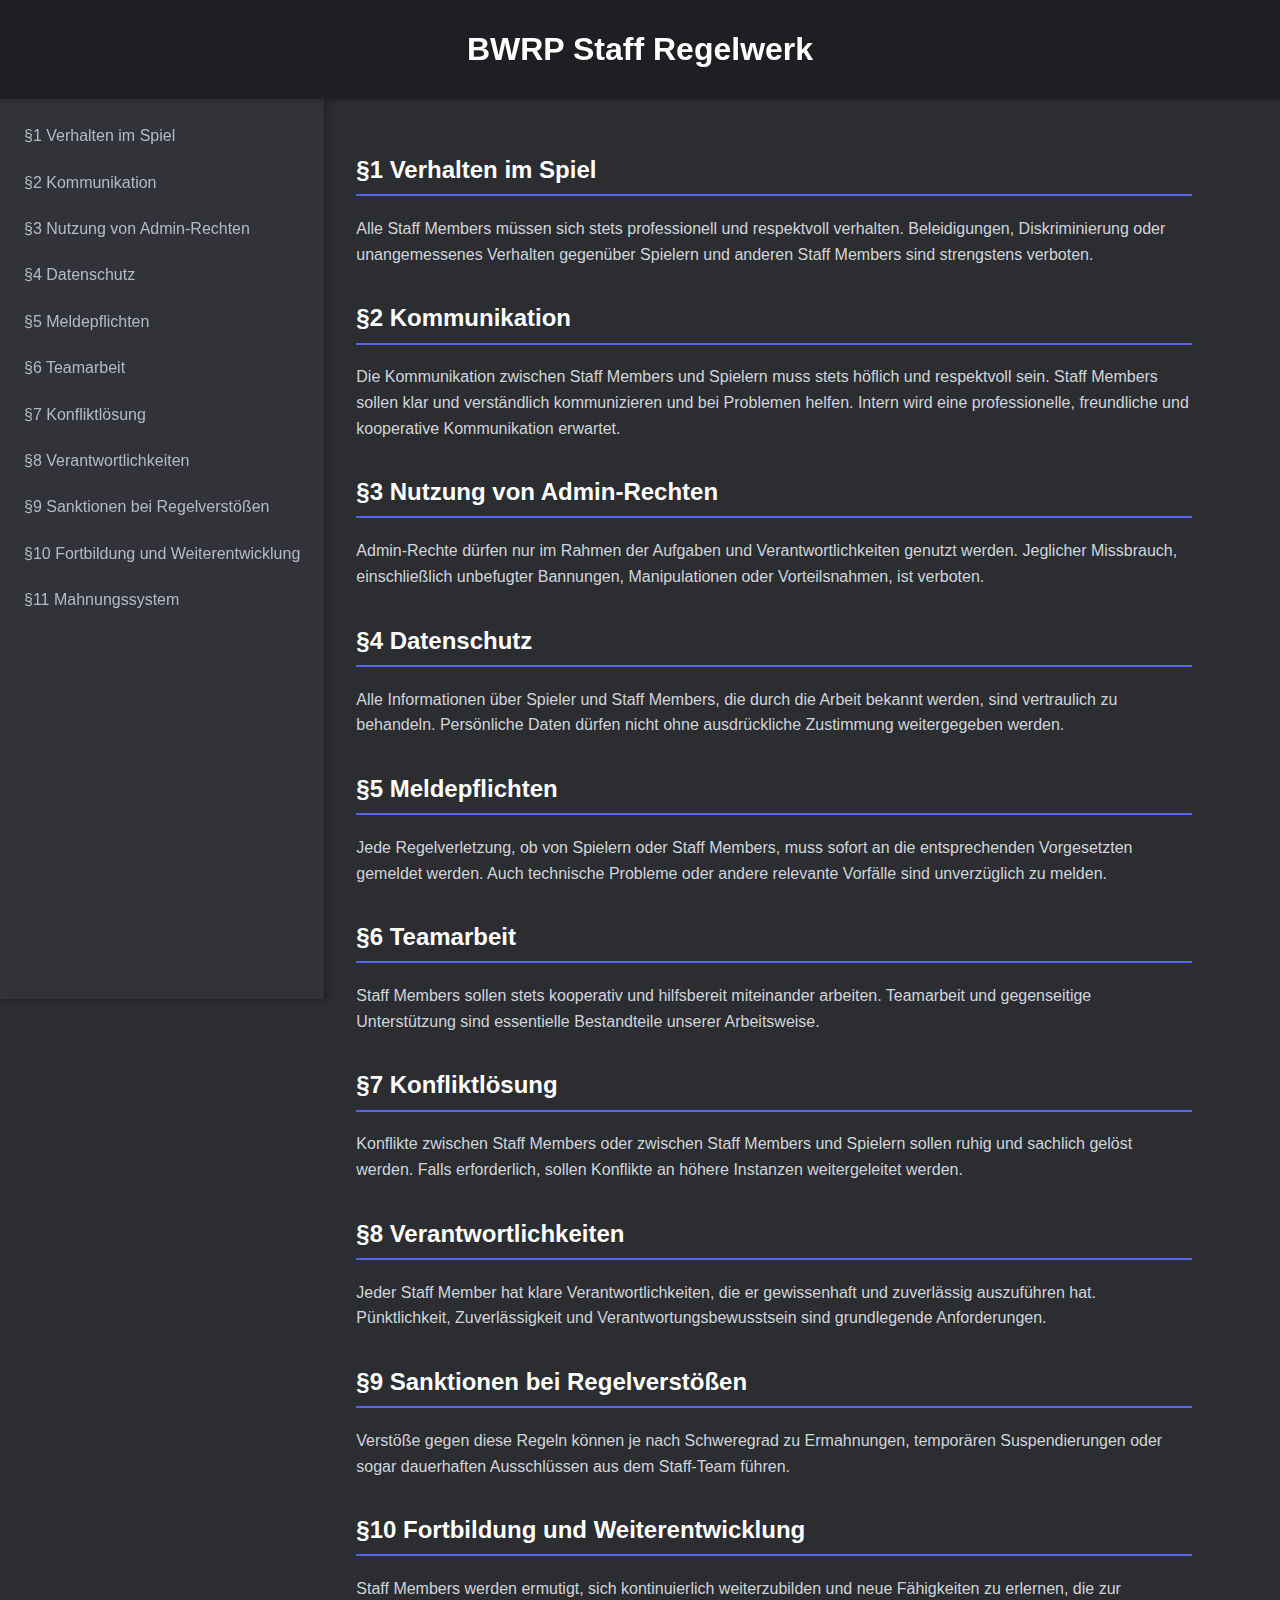
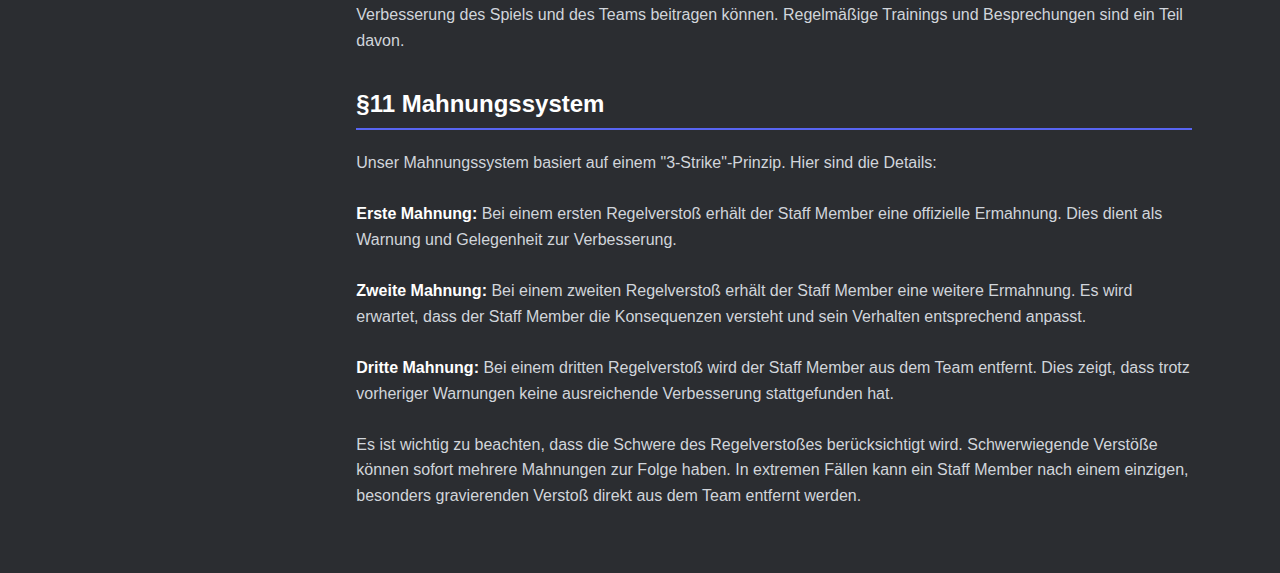
<file: team/regelwerk/index.html>
<!DOCTYPE html>
<html lang="de">
<head>
  <meta charset="UTF-8" />
  <meta name="viewport" content="width=device-width, initial-scale=1.0" />
  <title>BWRP Staff Regelwerk</title>
  <style>
    * {
      box-sizing: border-box;
    }

    body {
      margin: 0;
      font-family: 'Segoe UI', Tahoma, Geneva, Verdana, sans-serif;
      background-color: #2b2d31;
      color: #ffffff;
      line-height: 1.6;
      display: flex;
      flex-direction: column;
    }

    header {
      background-color: #1e1f22;
      padding: 1.5rem;
      text-align: center;
      box-shadow: 0 2px 5px rgba(0,0,0,0.2);
      z-index: 1000;
    }

    header h1 {
      color: #ffffff;
      margin: 0;
    }

    .container {
      display: flex;
    }

    nav {
      position: sticky;
      top: 0;
      align-self: flex-start;
      background-color: #313338;
      padding: 1rem;
      min-width: 250px;
      height: 100vh;
      overflow-y: auto;
      box-shadow: 2px 0 5px rgba(0,0,0,0.3);
    }

    nav a {
      display: block;
      color: #b5bac1;
      text-decoration: none;
      padding: 0.5rem;
      border-radius: 5px;
      transition: background 0.3s;
      margin-bottom: 0.3rem;
    }

    nav a:hover {
      background-color: #404249;
    }

    main {
      flex: 1;
      padding: 2rem;
      max-width: 900px;
    }

    section {
      margin-bottom: 2rem;
    }

    h2 {
      color: #ffffff;
      border-bottom: 2px solid #5865f2;
      padding-bottom: 0.3rem;
    }

    .content {
      color: #d1d5db;
    }

    strong {
      color: #ffffff;
    }

    @media (max-width: 768px) {
      .container {
        flex-direction: column;
      }

      nav {
        position: relative;
        height: auto;
        width: 100%;
        box-shadow: none;
      }
    }
  </style>
</head>
<body>
  <header>
    <h1>BWRP Staff Regelwerk</h1>
  </header>
  <div class="container">
    <nav>
      <a href="#s1">§1 Verhalten im Spiel</a>
      <a href="#s2">§2 Kommunikation</a>
      <a href="#s3">§3 Nutzung von Admin-Rechten</a>
      <a href="#s4">§4 Datenschutz</a>
      <a href="#s5">§5 Meldepflichten</a>
      <a href="#s6">§6 Teamarbeit</a>
      <a href="#s7">§7 Konfliktlösung</a>
      <a href="#s8">§8 Verantwortlichkeiten</a>
      <a href="#s9">§9 Sanktionen bei Regelverstößen</a>
      <a href="#s10">§10 Fortbildung und Weiterentwicklung</a>
      <a href="#s11">§11 Mahnungssystem</a>
    </nav>

    <main>
      <section id="s1">
        <h2>§1 Verhalten im Spiel</h2>
        <p class="content">Alle Staff Members müssen sich stets professionell und respektvoll verhalten. Beleidigungen, Diskriminierung oder unangemessenes Verhalten gegenüber Spielern und anderen Staff Members sind strengstens verboten.</p>
      </section>

      <section id="s2">
        <h2>§2 Kommunikation</h2>
        <p class="content">Die Kommunikation zwischen Staff Members und Spielern muss stets höflich und respektvoll sein. Staff Members sollen klar und verständlich kommunizieren und bei Problemen helfen. Intern wird eine professionelle, freundliche und kooperative Kommunikation erwartet.</p>
      </section>

      <section id="s3">
        <h2>§3 Nutzung von Admin-Rechten</h2>
        <p class="content">Admin-Rechte dürfen nur im Rahmen der Aufgaben und Verantwortlichkeiten genutzt werden. Jeglicher Missbrauch, einschließlich unbefugter Bannungen, Manipulationen oder Vorteilsnahmen, ist verboten.</p>
      </section>

      <section id="s4">
        <h2>§4 Datenschutz</h2>
        <p class="content">Alle Informationen über Spieler und Staff Members, die durch die Arbeit bekannt werden, sind vertraulich zu behandeln. Persönliche Daten dürfen nicht ohne ausdrückliche Zustimmung weitergegeben werden.</p>
      </section>

      <section id="s5">
        <h2>§5 Meldepflichten</h2>
        <p class="content">Jede Regelverletzung, ob von Spielern oder Staff Members, muss sofort an die entsprechenden Vorgesetzten gemeldet werden. Auch technische Probleme oder andere relevante Vorfälle sind unverzüglich zu melden.</p>
      </section>

      <section id="s6">
        <h2>§6 Teamarbeit</h2>
        <p class="content">Staff Members sollen stets kooperativ und hilfsbereit miteinander arbeiten. Teamarbeit und gegenseitige Unterstützung sind essentielle Bestandteile unserer Arbeitsweise.</p>
      </section>

      <section id="s7">
        <h2>§7 Konfliktlösung</h2>
        <p class="content">Konflikte zwischen Staff Members oder zwischen Staff Members und Spielern sollen ruhig und sachlich gelöst werden. Falls erforderlich, sollen Konflikte an höhere Instanzen weitergeleitet werden.</p>
      </section>

      <section id="s8">
        <h2>§8 Verantwortlichkeiten</h2>
        <p class="content">Jeder Staff Member hat klare Verantwortlichkeiten, die er gewissenhaft und zuverlässig auszuführen hat. Pünktlichkeit, Zuverlässigkeit und Verantwortungsbewusstsein sind grundlegende Anforderungen.</p>
      </section>

      <section id="s9">
        <h2>§9 Sanktionen bei Regelverstößen</h2>
        <p class="content">Verstöße gegen diese Regeln können je nach Schweregrad zu Ermahnungen, temporären Suspendierungen oder sogar dauerhaften Ausschlüssen aus dem Staff-Team führen.</p>
      </section>

      <section id="s10">
        <h2>§10 Fortbildung und Weiterentwicklung</h2>
        <p class="content">Staff Members werden ermutigt, sich kontinuierlich weiterzubilden und neue Fähigkeiten zu erlernen, die zur Verbesserung des Spiels und des Teams beitragen können. Regelmäßige Trainings und Besprechungen sind ein Teil davon.</p>
      </section>

      <section id="s11">
        <h2>§11 Mahnungssystem</h2>
        <p class="content">
          Unser Mahnungssystem basiert auf einem "3-Strike"-Prinzip. Hier sind die Details:<br /><br />
          <strong>Erste Mahnung:</strong> Bei einem ersten Regelverstoß erhält der Staff Member eine offizielle Ermahnung. Dies dient als Warnung und Gelegenheit zur Verbesserung.<br /><br />
          <strong>Zweite Mahnung:</strong> Bei einem zweiten Regelverstoß erhält der Staff Member eine weitere Ermahnung. Es wird erwartet, dass der Staff Member die Konsequenzen versteht und sein Verhalten entsprechend anpasst.<br /><br />
          <strong>Dritte Mahnung:</strong> Bei einem dritten Regelverstoß wird der Staff Member aus dem Team entfernt. Dies zeigt, dass trotz vorheriger Warnungen keine ausreichende Verbesserung stattgefunden hat.<br /><br />
          Es ist wichtig zu beachten, dass die Schwere des Regelverstoßes berücksichtigt wird. Schwerwiegende Verstöße können sofort mehrere Mahnungen zur Folge haben. In extremen Fällen kann ein Staff Member nach einem einzigen, besonders gravierenden Verstoß direkt aus dem Team entfernt werden.
        </p>
      </section>
    </main>
  </div>
</body>
</html>
</file>
